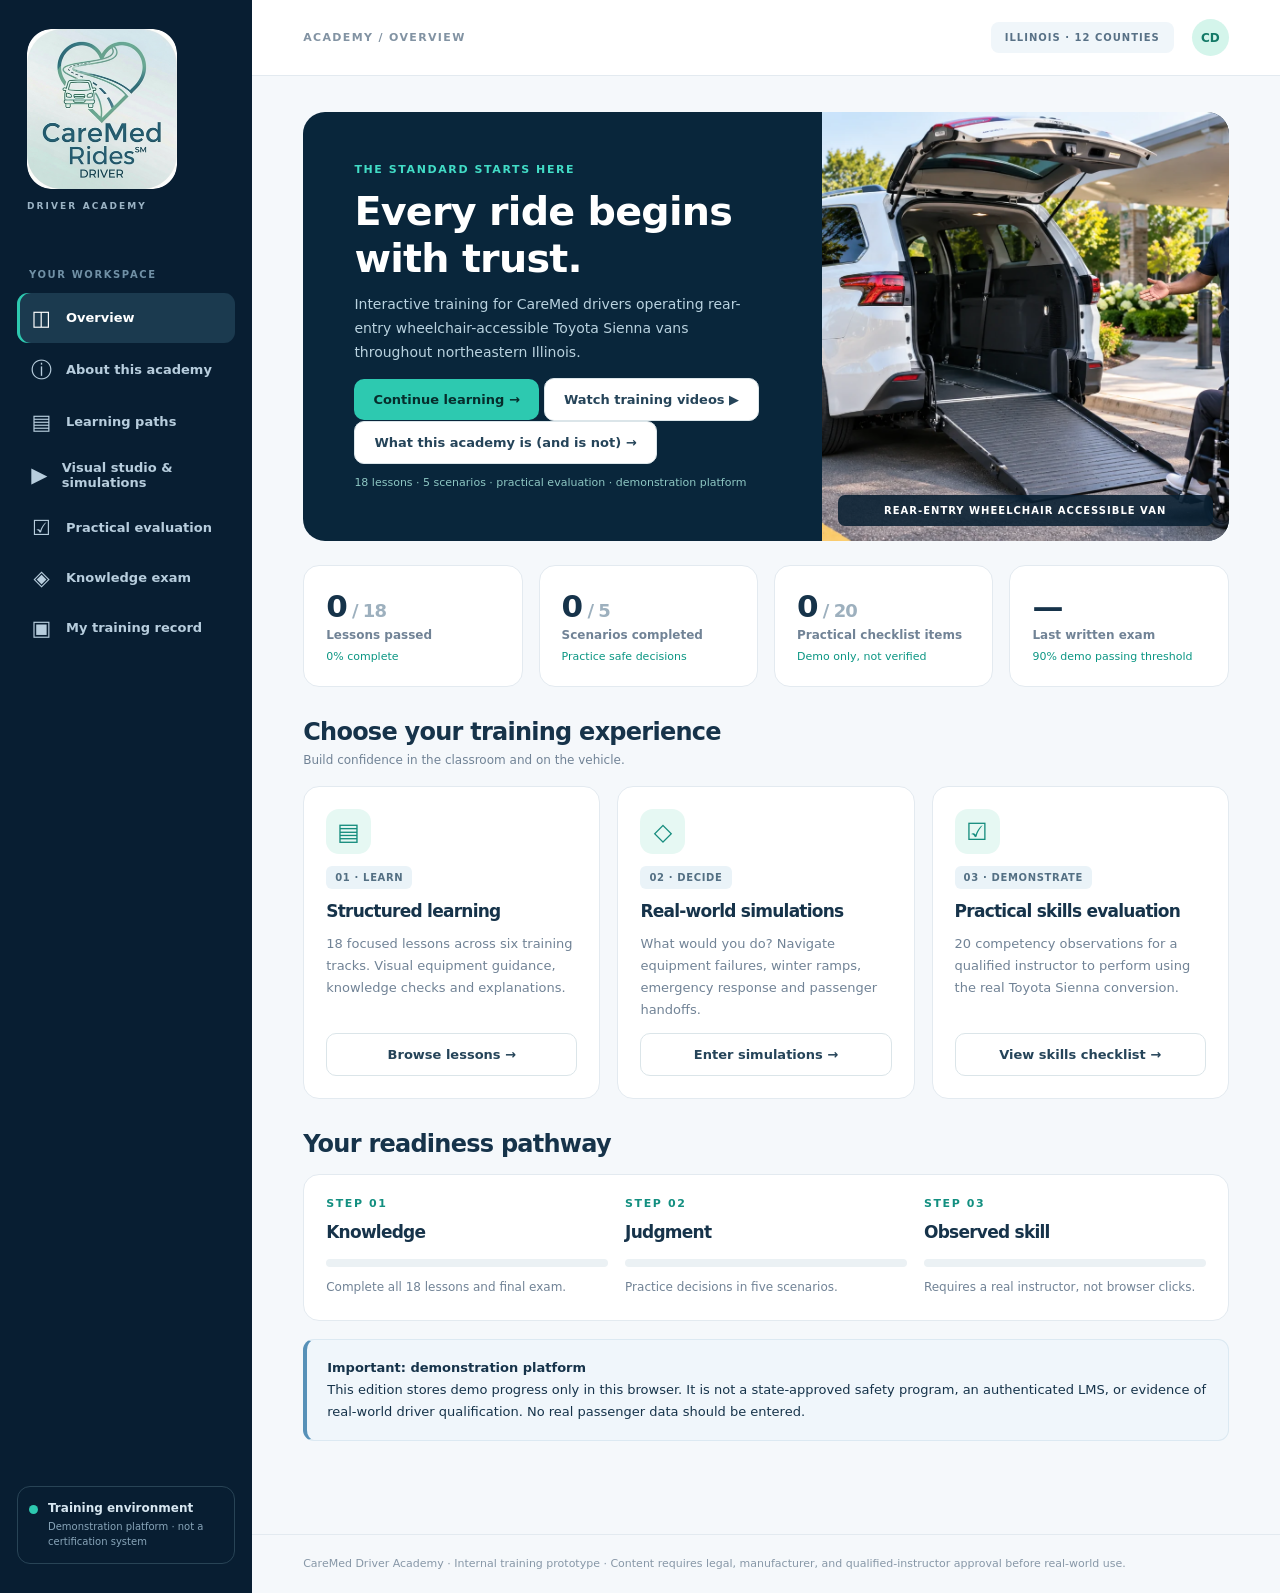
<file: site/index.html>
<!doctype html>
<html lang="en"><head><meta charset="utf-8"><meta name="viewport" content="width=device-width, initial-scale=1"><meta name="theme-color" content="#071c30"><meta name="description" content="CareMed Driver Academy: interactive wheelchair-accessible transportation training for Illinois drivers."><link rel="icon" type="image/png" href="assets/images/favicon.png"><link rel="apple-touch-icon" href="assets/images/apple-touch-icon.png"><meta name="robots" content="noindex,nofollow,noarchive"><title>CareMed Driver Academy | Train with purpose</title><link rel="stylesheet" href="assets/css/styles.css?v=4.2.0"></head>
<body><div id="app" class="shell">
<aside class="sidebar" aria-label="Main navigation"><a class="brand" href="#home"><img class="brand-logo" src="assets/images/caremed-driver-logo.png" width="150" height="160" alt="CareMed Rides Driver: about this academy"><small>DRIVER ACADEMY</small></a><div class="side-label">YOUR WORKSPACE</div><nav id="navigation"><button data-page="home" class="navitem active"><span>◫</span> Overview</button><button data-page="about" class="navitem"><span>ⓘ</span> About this academy</button><button data-page="learn" class="navitem"><span>▤</span> Learning paths</button><button data-page="media" class="navitem"><span>▶</span> Visual studio &amp; simulations</button><button data-page="skills" class="navitem"><span>☑</span> Practical evaluation</button><button data-page="exam" class="navitem"><span>◈</span> Knowledge exam</button><button data-page="records" class="navitem"><span>▣</span> My training record</button></nav><div class="side-bottom"><div class="live-dot"></div><div><b>Training environment</b><small>Demonstration platform · not a certification system</small></div></div></aside>
<div class="main"><header class="topbar"><button id="menuButton" class="mobile-menu" aria-label="Toggle navigation">☰</button><span id="breadcrumbs">ACADEMY / OVERVIEW</span><div class="top-actions"><span class="badge">ILLINOIS · 12 COUNTIES</span><span class="avatar" title="Demonstration learner">CD</span></div></header><main id="content" tabindex="-1"></main><footer>CareMed Driver Academy · Internal training prototype · Content requires legal, manufacturer, and qualified-instructor approval before real-world use.</footer></div></div><script src="assets/js/data.js?v=4.2.0" defer></script><script src="assets/js/app.js?v=4.2.0" defer></script></body></html>
</file>
<file: site/assets/css/styles.css>
:root{--navy:#081e32;--navy2:#102d45;--mint:#2dc9b0;--mintsoft:#e6f8f3;--sky:#e9f4fc;--ink:#16334a;--muted:#718396;--line:#e3eaf0;--bg:#f5f8fb;--white:#fff;--amber:#f2b653;--red:#e66b63;font-family:system-ui,-apple-system,'Segoe UI',Arial,sans-serif;color:var(--ink);background:var(--bg)}*{box-sizing:border-box}body{margin:0}button,input,select,textarea{font:inherit}button{cursor:pointer}button:disabled{cursor:not-allowed;opacity:.5}button:focus-visible,a:focus-visible,input:focus-visible,select:focus-visible{outline:3px solid #28b9aa;outline-offset:3px}a{color:#087c86}.shell{display:grid;grid-template-columns:252px minmax(0,1fr);min-height:100vh}.sidebar{background:var(--navy);color:#d8e7f1;padding:29px 17px;display:flex;flex-direction:column;gap:7px}.brand{display:flex;align-items:center;gap:12px;color:#fff;text-decoration:none;font-family:system-ui,-apple-system,Segoe UI,Arial,sans-serif;font-weight:800;font-size:23px;letter-spacing:-.9px;padding:0 10px 35px}.brand{flex-direction:column;align-items:flex-start;gap:10px}.brand-logo{display:block;width:150px;height:auto;border-radius:24px}.brand small{margin-top:0}.brand-mark{width:39px;height:39px;display:grid;place-items:center;border-radius:12px;color:#081e32;background:var(--mint);font-size:23px;flex-shrink:0}.brand-accent{color:var(--mint)}.brand small{display:block;font-size:9px;letter-spacing:2.1px;font-weight:800;color:#9bb3c4;margin-top:2px}.side-label{font-size:10px;font-weight:800;letter-spacing:1.6px;color:#7090a5;margin:16px 12px 6px}.navitem{width:100%;border:0;background:transparent;color:#b7cddd;border-radius:11px;text-align:left;padding:13px 14px;font-weight:700;display:flex;align-items:center;gap:14px;font-size:13px}.navitem>span{width:21px;font-size:21px;text-align:center;font-weight:400}.navitem:hover,.navitem.active{background:#1b3a4f;color:#fff}.navitem.active{box-shadow:inset 3px 0 var(--mint)}.side-bottom{display:flex;gap:10px;align-items:start;margin-top:auto;border:1px solid #284456;border-radius:13px;padding:14px 11px;font-size:12px}.side-bottom small{display:block;margin-top:4px;color:#88a5b9;font-size:10px;line-height:1.5}.live-dot{background:var(--mint);width:9px;height:9px;flex:none;border-radius:50%;margin-top:4px}.main{min-width:0}.topbar{height:76px;display:flex;align-items:center;justify-content:space-between;border-bottom:1px solid var(--line);padding:0 clamp(20px,4vw,62px);background:#fff;gap:10px}#breadcrumbs{font-size:11px;letter-spacing:1.35px;color:#8293a3;font-weight:800}.top-actions{display:flex;align-items:center;gap:18px}.badge{background:#f0f6fa;color:#587186;padding:10px 14px;border-radius:8px;font-size:10px;letter-spacing:1px;font-weight:800}.avatar{width:37px;height:37px;border-radius:50%;background:#d4f5eb;color:#137a67;display:grid;place-items:center;font-weight:800;font-size:12px}.mobile-menu{display:none;background:none;border:0;font-size:24px}#content{max-width:1440px;padding:36px clamp(20px,4vw,62px) 75px;margin:auto;min-height:80vh}footer{padding:20px clamp(20px,4vw,62px);border-top:1px solid var(--line);color:#8797a7;font-size:11px;line-height:1.6}h1,h2,h3,h4,p{margin-top:0}h1,h2,h3,h4{font-family:system-ui,-apple-system,Segoe UI,Arial,sans-serif;letter-spacing:-.75px}h1{font-size:clamp(28px,3vw,43px);line-height:1.17;margin-bottom:12px}h2{font-size:24px}h3{font-size:17px}p{line-height:1.7}.eyebrow{font-size:11px;font-weight:800;letter-spacing:1.6px;text-transform:uppercase;color:#138f80;margin-bottom:12px}.muted{color:var(--muted)}.lead{color:#73889a;font-size:15px;max-width:670px}.section-head{display:flex;align-items:end;justify-content:space-between;gap:18px;margin:31px 0 16px}.section-head h2{margin:0}.section-head p{margin:4px 0 0}.linkbtn{background:none;border:0;color:#078d80;font-weight:800;padding:8px 0}.hero{display:grid;grid-template-columns:1.12fr .88fr;min-height:315px;border-radius:22px;overflow:hidden;background:#09263b;color:#fff}.hero-copy{padding:clamp(26px,4vw,55px);position:relative;z-index:1}.hero h1{font-size:clamp(31px,3.1vw,48px)}.hero p{color:#b9d2df;max-width:480px;font-size:14px}.hero .eyebrow{color:#42dcc6}.hero-photo{background-image:linear-gradient(90deg,#09263b00,#09263b30),url('../images/sienna-reference.jpg');background-size:cover;background-position:50% 50%;min-height:260px;position:relative}.hero-photo:after{content:'REAR-ENTRY WHEELCHAIR ACCESSIBLE VAN';position:absolute;left:16px;right:16px;bottom:15px;background:#091f32df;color:white;letter-spacing:1px;text-align:center;padding:10px;border-radius:7px;font-size:10px;font-weight:800}.btn{border:none;border-radius:10px;background:var(--mint);color:#062d2c;font-weight:800;padding:13px 19px;display:inline-flex;align-items:center;justify-content:center;gap:8px;text-decoration:none;font-size:13px}.btn:hover{filter:brightness(.97)}.btn-outline{background:#fff;border:1px solid #dbe5e9;color:#254459}.btn-dark{background:var(--navy);color:white}.btn-sm{padding:9px 13px;font-size:12px}.btn-ghost{background:transparent;color:#097c70;border:1px solid #b5e3d8}.stats{display:grid;grid-template-columns:repeat(4,minmax(0,1fr));gap:16px;margin:24px 0}.stat,.card{background:#fff;border:1px solid var(--line);border-radius:16px;padding:22px}.stat{min-height:122px}.stat b{display:block;font-family:system-ui,-apple-system,Segoe UI,Arial,sans-serif;font-size:31px;letter-spacing:-1px}.stat span{font-size:12px;color:var(--muted);font-weight:700}.stat small{display:block;margin-top:7px;font-size:11px;color:#0b9683}.grid3{display:grid;grid-template-columns:repeat(3,minmax(0,1fr));gap:17px}.grid2{display:grid;grid-template-columns:repeat(2,minmax(0,1fr));gap:17px}.pathcard{display:flex;flex-direction:column;gap:12px}.pathcard h3{margin:0}.pathcard p{font-size:13px;color:var(--muted);margin:0;flex:1}.iconbox{width:45px;height:45px;border-radius:13px;display:grid;place-items:center;background:#e6f8f3;color:#158c7d;font-size:24px}.pill{font-size:10px;font-weight:800;letter-spacing:.65px;border-radius:6px;padding:6px 9px;background:#eaf3f8;color:#547084;display:inline-block}.pill-green{background:#e5f8ee;color:#15875e}.pill-orange{background:#fff0d8;color:#946110}.pill-red{background:#ffeded;color:#b44943}.progress{height:8px;background:#ebf1f4;border-radius:10px;overflow:hidden}.progress>div{background:var(--mint);height:100%;transition:width .25s}.flex{display:flex;align-items:center;gap:12px}.between{justify-content:space-between}.wrap{flex-wrap:wrap}.course-row{width:100%;border:1px solid var(--line);background:white;padding:16px 18px;border-radius:12px;display:flex;gap:15px;align-items:center;text-align:left;margin-bottom:10px;color:var(--ink)}.course-row:hover{border-color:#8cdacb;box-shadow:0 6px 20px #092b3c0c}.course-number{display:grid;place-items:center;width:42px;height:42px;flex:none;border-radius:12px;background:#eef4f8;font-weight:800;color:#4e7087}.course-row h3{font-size:14px;margin:0 0 5px}.course-row p{font-size:12px;margin:0;color:#7c90a0}.course-row .right{margin-left:auto;white-space:nowrap}.tabs{display:flex;gap:7px;flex-wrap:wrap;margin:22px 0}.tab{border:1px solid var(--line);background:#fff;padding:10px 14px;border-radius:8px;font-weight:800;font-size:12px;color:#648094}.tab.active{background:var(--navy);color:#fff}.lesson-layout{display:grid;grid-template-columns:minmax(0,1fr) 260px;gap:22px;align-items:start}.lesson-main .card{padding:29px}.lesson-main h2{margin-top:20px}.lesson-main ul{line-height:1.85;padding-left:20px}.lesson-main li{margin-bottom:6px}.asidecard{position:sticky;top:20px}.callout{padding:17px 20px;background:#eaf8f4;border:1px solid #bae4d7;border-left:4px solid var(--mint);border-radius:11px;margin:18px 0;font-size:13px;line-height:1.7}.warning{background:#fff6e8;border-color:#f1d9aa;border-left-color:#f0ad3f}.notice{background:#f0f6fb;border-color:#dce9f2;border-left-color:#5791b8}.diagram{background:#f4f8fa;border:1px solid #e1eaef;padding:16px;border-radius:13px;margin:15px 0}.diagram svg{display:block;max-width:100%;height:auto;margin:auto}.diagram figcaption{font-size:11px;line-height:1.65;color:#74889a;margin-top:8px;text-align:center}.question{padding:21px;border:1px solid var(--line);border-radius:13px;background:#fff;margin-bottom:14px}.question h3{font-size:14px;line-height:1.6}.choice{display:flex;gap:10px;align-items:start;padding:12px;margin:8px 0;border:1px solid #e1e9ee;border-radius:9px;font-size:13px;line-height:1.5;cursor:pointer}.choice:hover{background:#f6fbfc}.choice input{margin-top:3px;accent-color:#12a18f}.feedback{border-radius:9px;padding:13px;margin:11px 0;font-size:13px;line-height:1.65;background:#edf7f5}.feedback.bad{background:#fff1e9;color:#8d452c}.scene{background:#0b293c;color:#fff;border-radius:18px;padding:29px}.scene p{color:#b5cbd8}.scene .option{display:block;width:100%;text-align:left;padding:15px 17px;border-radius:9px;border:1px solid #486174;background:#12364d;color:#fff;font-weight:600;margin:9px 0}.scene .option:hover{border-color:var(--mint)}.scene .option:disabled{opacity:.65}.scene .result{border:1px solid #6c8c92;border-radius:10px;padding:18px;margin:15px 0;background:#183f50}.checkline{display:flex;align-items:start;gap:10px;border-bottom:1px solid #e9eef2;padding:13px 2px;font-size:13px;line-height:1.5}.checkline input{accent-color:#128b7f;width:18px;height:18px;flex:none}.checkline strong{display:block}.field{display:flex;flex-direction:column;gap:6px;font-size:12px;font-weight:800;margin-bottom:15px}.field input,.field select,.field textarea{background:#fff;border:1px solid #d2e0e7;padding:12px;border-radius:9px;color:#23455b;min-width:0;font-weight:500}.field textarea{min-height:100px;resize:vertical}.small{font-size:12px}.tiny{font-size:11px}.sup{vertical-align:super;font-size:10px}.tablewrap{overflow-x:auto}.table{width:100%;border-collapse:collapse;font-size:12px}.table th,.table td{padding:13px 12px;border-bottom:1px solid var(--line);text-align:left;vertical-align:top}.table th{color:#7c8f9f;letter-spacing:.5px;font-size:10px;text-transform:uppercase}.resource{display:block;padding:14px 0;border-bottom:1px solid #e1eaf0;text-decoration:none;font-size:14px;font-weight:700}.resource span{display:block;color:var(--muted);font-weight:400;font-size:12px;margin-top:3px}.steptrack{display:flex;gap:8px;margin:20px 0;flex-wrap:wrap}.steptrack .dot{width:28px;height:7px;border-radius:7px;background:#d5e6ee}.steptrack .dot.on{background:var(--mint)}.empty{padding:35px;text-align:center;color:var(--muted)}.print-only{display:none}@media print{.sidebar,.topbar,footer,.no-print{display:none!important}.shell{display:block}#content{padding:0}.print-only{display:block}.card{break-inside:avoid}}@media(max-width:1100px){.stats{grid-template-columns:repeat(2,1fr)}.grid3{grid-template-columns:repeat(2,1fr)}.lesson-layout{grid-template-columns:1fr}.asidecard{position:static}}@media(max-width:760px){.shell{display:block}.sidebar{display:none;position:absolute;top:64px;left:0;z-index:20;width:min(300px,90vw);box-shadow:6px 12px 30px #0002}.sidebar.open{display:flex}.mobile-menu{display:block}.topbar{height:64px}.badge{display:none}#content{padding:25px 16px 45px}.hero{grid-template-columns:1fr}.hero-photo{min-height:190px}.grid3,.grid2{grid-template-columns:1fr}.stats{gap:9px}.stat{padding:16px}.stat b{font-size:26px}.lesson-main .card{padding:18px}.course-row{padding:12px}.course-row .right{display:none}}@media(prefers-reduced-motion:reduce){*{scroll-behavior:auto!important;transition:none!important}}

/* V4 visual studio enhancements */
.media-warning{padding:16px 19px;border:1px solid #e7c987;background:#fff6dc;color:#543b11;border-radius:16px;margin:18px 0 26px;font-size:14px;line-height:1.65}.media-feature{display:grid;grid-template-columns:minmax(0,1.2fr) minmax(0,1fr);gap:24px;align-items:center;background:#fff;border:1px solid #e2eaf0;border-radius:24px;padding:20px;margin-bottom:28px}.media-feature img{display:block;width:100%;height:auto;border-radius:16px}.media-feature h2{margin:12px 0}.hotspot-actions{display:flex;gap:9px;flex-wrap:wrap;margin:17px 0}.hotspot-actions button{font-size:13px;padding:11px 13px;min-height:44px}.hotspot-info{padding:18px;background:#e9f7f6;border-left:4px solid #149783;border-radius:12px;line-height:1.55;min-height:90px}.media-grid{display:grid;grid-template-columns:repeat(3,minmax(0,1fr));gap:18px}.media-card{background:#fff;border:1px solid #e0e9ee;border-radius:18px;overflow:hidden;min-width:0}.media-card video{display:block;width:100%;aspect-ratio:16/9;background:#071f32}.media-info{padding:19px}.media-info h3{margin:10px 0}.media-info p{font-size:14px;color:#536979;line-height:1.6}.media-download{font-weight:700;color:#087b75;text-decoration:none}.hero-photo{background-image:url(../images/caremed-hero.webp)!important;background-position:center!important;background-size:cover!important}@media(max-width:960px){.media-feature{grid-template-columns:1fr}.media-grid{grid-template-columns:1fr 1fr}}@media(max-width:620px){.media-grid{grid-template-columns:1fr}.media-feature{padding:12px}.media-warning{font-size:13px}}
</file>
